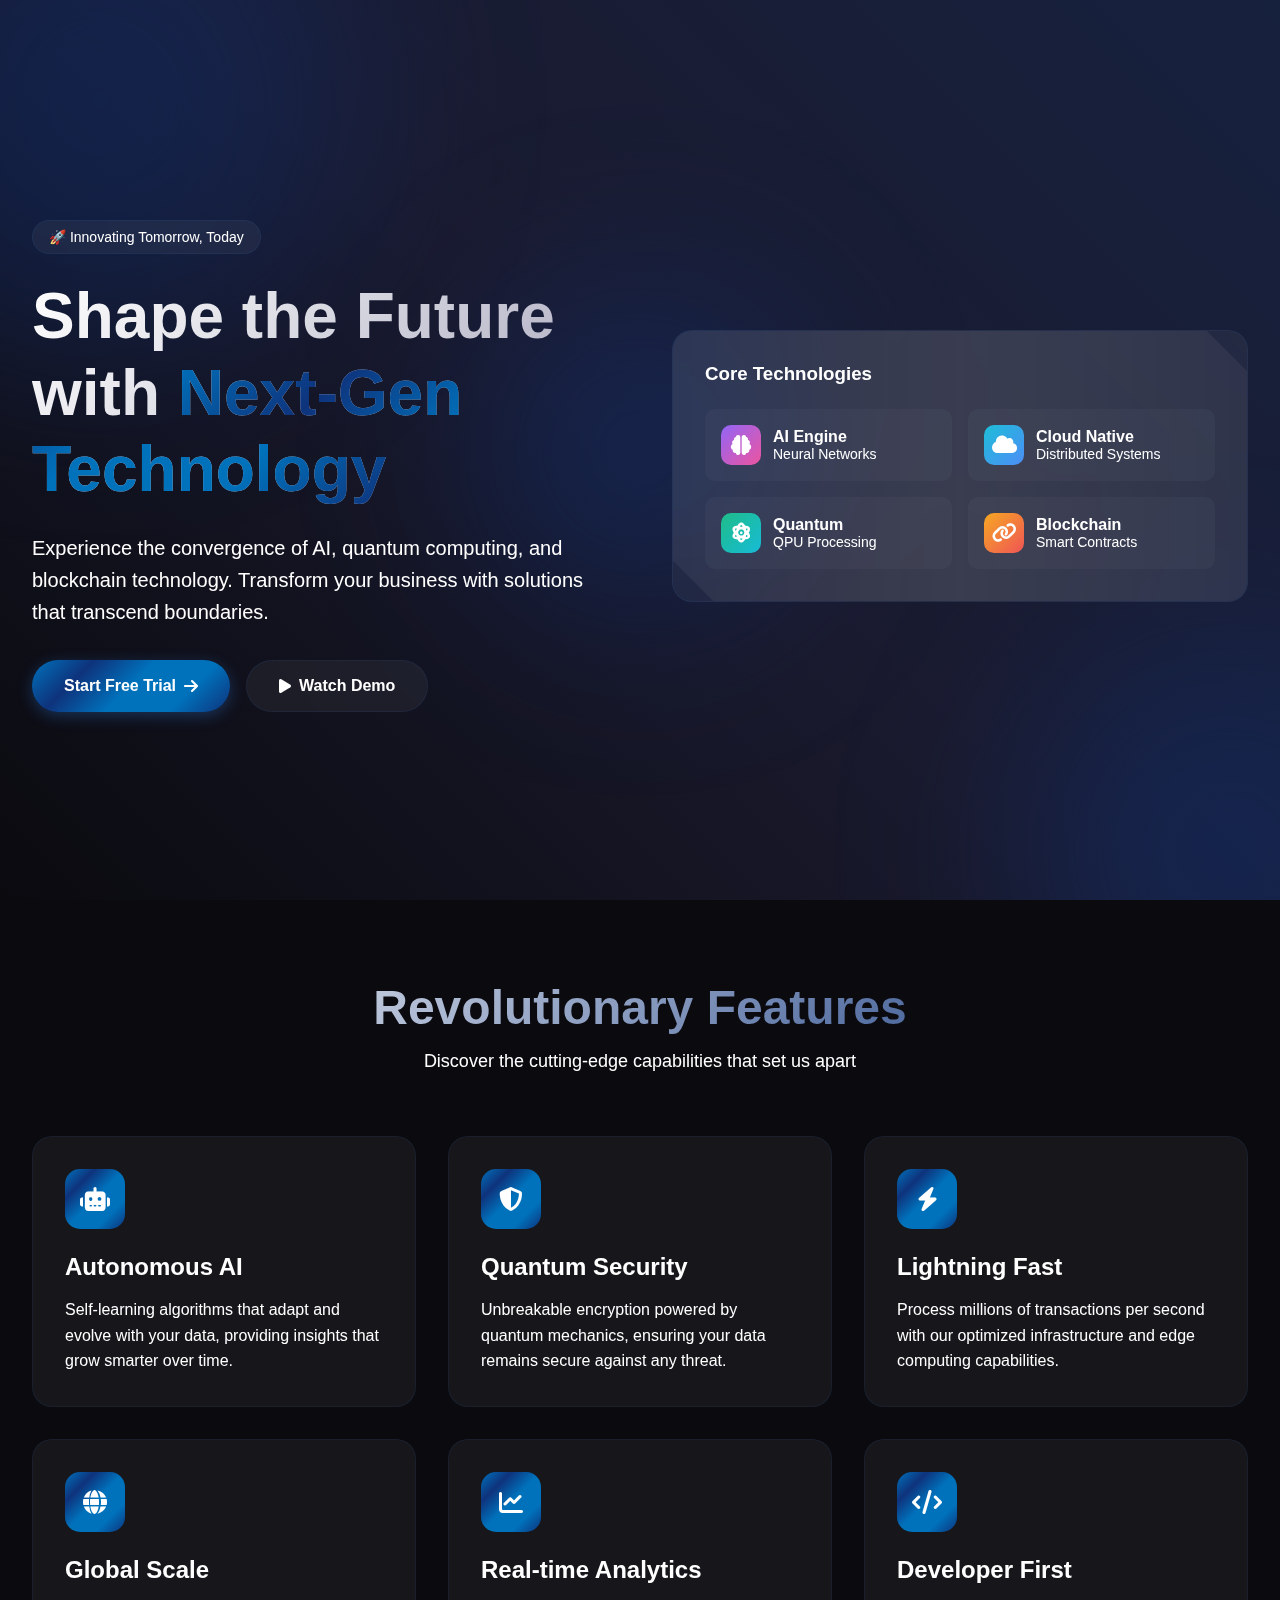
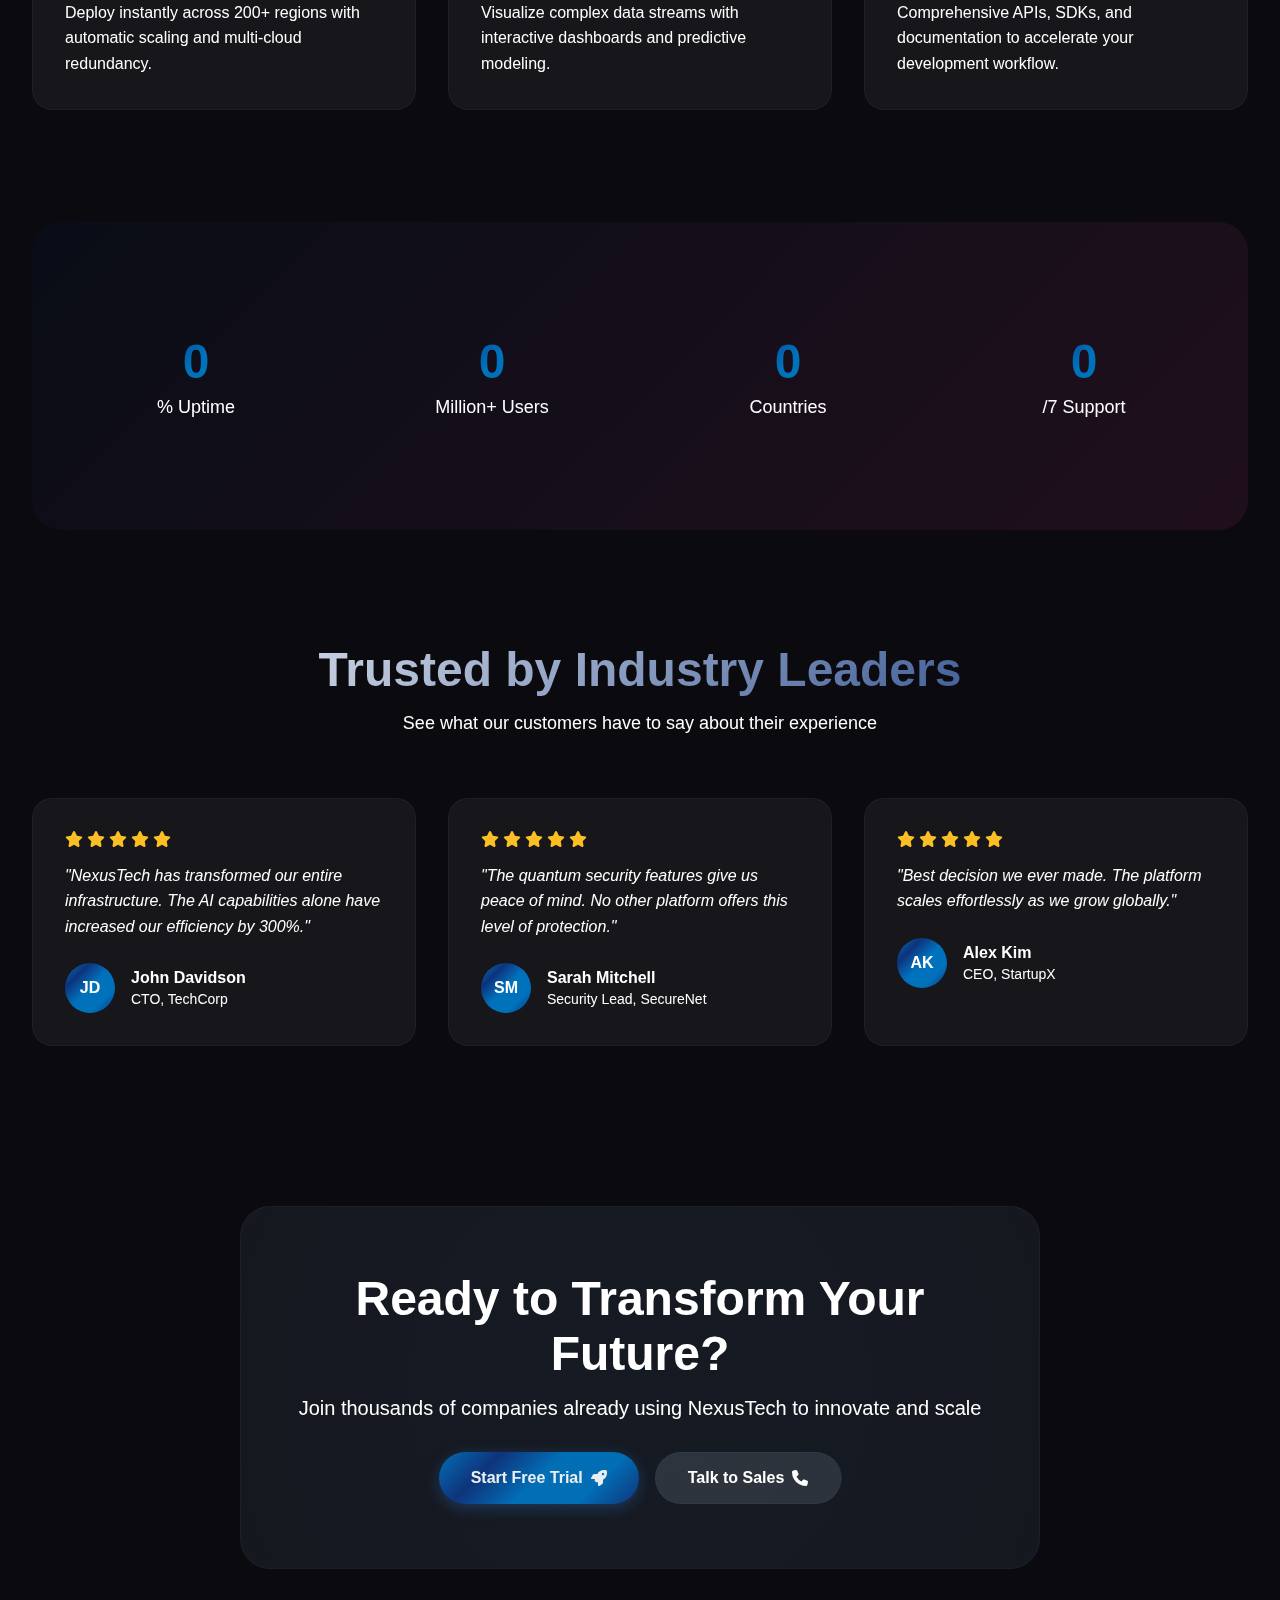
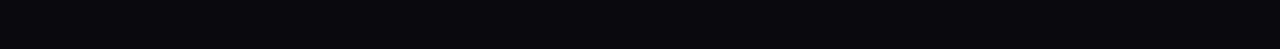
<file: Beta 3/index.html>
<!DOCTYPE html>
<html lang="en">

  <head>
    <meta charset="UTF-8">
    <title>-</title>
    

  </head>
    
  <body>
  <!DOCTYPE html>
<html lang="en">
<head>
    <meta charset="UTF-8">
    <meta name="viewport" content="width=device-width, initial-scale=1.0">
    <title>NexusTech - Future of Innovation</title>
    <link rel="stylesheet" href="https://cdnjs.cloudflare.com/ajax/libs/font-awesome/6.4.0/css/all.min.css">
    <style>
        * {
            margin: 0;
            padding: 0;
            box-sizing: border-box;
        }

        :root {
            --primary-gradient: linear-gradient(135deg, #0072bc 0%, #0e337c 25%, #0072bc 50%, #0072bc 75%, #0e337c 100%);
            --dark-bg: #0a0a0f;
            --glass-bg: rgba(255, 255, 255, 0.05);
            --glass-border: rgba(62, 130, 209, 0.1);
            --text-primary: #ffffff;
            --text-secondary: #ffffff;
            --accent-purple: #0e337c;
            --accent-pink: #0e337c;
            --accent-cyan: #0e337c;
        }

        body {
            font-family: -apple-system, BlinkMacSystemFont, 'Segoe UI', Roboto, 'Helvetica Neue', Arial, sans-serif;
            background: var(--dark-bg);
            color: var(--text-primary);
            overflow-x: hidden;
            position: relative;
        }

        /* Animated Background */
        .bg-animation {
            position: fixed;
            width: 100%;
            height: 100%;
            top: 0;
            left: 0;
            z-index: -1;
            background: linear-gradient(45deg, #0a0a0f, #1a1a2e, #16213e);
            overflow: hidden;
        }

        .floating-orb {
            position: absolute;
            border-radius: 50%;
            filter: blur(80px);
            opacity: 0.5;
            animation: float 20s infinite ease-in-out;
        }

        .orb1 {
            width: 600px;
            height: 600px;
            background: radial-gradient(circle, #0e337c, transparent);
            top: -200px;
            left: -200px;
            animation-duration: 25s;
        }

        .orb2 {
            width: 500px;
            height: 500px;
            background: radial-gradient(circle, #0e337c, transparent);
            bottom: -200px;
            right: -200px;
            animation-duration: 30s;
            animation-delay: 5s;
        }

        .orb3 {
            width: 400px;
            height: 400px;
            background: radial-gradient(circle, #0e337c, transparent);
            top: 50%;
            left: 50%;
            transform: translate(-50%, -50%);
            animation-duration: 35s;
            animation-delay: 10s;
        }

        @keyframes float {
            0%, 100% { transform: translate(0, 0) scale(1); }
            25% { transform: translate(100px, -100px) scale(1.1); }
            50% { transform: translate(-100px, 100px) scale(0.9); }
            75% { transform: translate(50px, 50px) scale(1.05); }
        }

        /* Navigation */
        nav {
            position: fixed;
            top: 0;
            width: 100%;
            padding: 1rem 2rem;
            background: var(--glass-bg);
            backdrop-filter: blur(20px);
            border-bottom: 1px solid var(--glass-border);
            z-index: 1000;
            transition: all 0.3s ease;
        }

        nav.scrolled {
            padding: 0.75rem 2rem;
            background: rgba(10, 10, 15, 0.95);
        }

        .nav-container {
            max-width: 1400px;
            margin: 0 auto;
            display: flex;
            justify-content: space-between;
            align-items: center;
        }

        .logo {
            font-size: 1.8rem;
            font-weight: bold;
            background: var(--primary-gradient);
            -webkit-background-clip: text;
            -webkit-text-fill-color: transparent;
            background-clip: text;
            display: flex;
            align-items: center;
            gap: 0.5rem;
        }

        .nav-links {
            display: flex;
            gap: 2rem;
            list-style: none;
        }

        .nav-links a {
            color: var(--text-secondary);
            text-decoration: none;
            transition: all 0.3s ease;
            position: relative;
            padding: 0.5rem 0;
        }

        .nav-links a:hover {
            color: var(--text-primary);
        }

        .nav-links a::after {
            content: '';
            position: absolute;
            bottom: 0;
            left: 0;
            width: 0;
            height: 2px;
            background: var(--primary-gradient);
            transition: width 0.3s ease;
        }

        .nav-links a:hover::after {
            width: 100%;
        }

        .nav-cta {
            background: var(--primary-gradient);
            padding: 0.75rem 1.5rem;
            border-radius: 50px;
            text-decoration: none;
            color: white;
            font-weight: 600;
            transition: all 0.3s ease;
            box-shadow: 0 4px 15px rgba(47, 119, 253, 0.3);
        }

        .nav-cta:hover {
            transform: translateY(-2px);
            box-shadow: 0 6px 25px rgba(11, 125, 255, 0.5);
        }

        .mobile-menu-toggle {
            display: none;
            flex-direction: column;
            gap: 4px;
            cursor: pointer;
        }

        .mobile-menu-toggle span {
            width: 25px;
            height: 2px;
            background: var(--text-primary);
            transition: all 0.3s ease;
        }

        /* Hero Section */
        .hero {
            min-height: 100vh;
            display: flex;
            align-items: center;
            justify-content: center;
            padding: 6rem 2rem 4rem;
            position: relative;
        }

        .hero-content {
            max-width: 1400px;
            width: 100%;
            display: grid;
            grid-template-columns: 1fr 1fr;
            gap: 4rem;
            align-items: center;
        }

        .hero-text {
            animation: slideInLeft 1s ease;
        }

        @keyframes slideInLeft {
            from {
                opacity: 0;
                transform: translateX(-50px);
            }
            to {
                opacity: 1;
                transform: translateX(0);
            }
        }

        .hero-badge {
            display: inline-block;
            padding: 0.5rem 1rem;
            background: var(--glass-bg);
            backdrop-filter: blur(10px);
            border: 1px solid var(--glass-border);
            border-radius: 50px;
            font-size: 0.875rem;
            margin-bottom: 1.5rem;
            animation: pulse 2s infinite;
        }

        @keyframes pulse {
            0%, 100% { transform: scale(1); }
            50% { transform: scale(1.05); }
        }

        .hero h1 {
            font-size: clamp(2.5rem, 5vw, 4rem);
            line-height: 1.2;
            margin-bottom: 1.5rem;
            background: linear-gradient(135deg, #fff 0%, #a0a0b8 100%);
            -webkit-background-clip: text;
            -webkit-text-fill-color: transparent;
            background-clip: text;
        }

        .gradient-text {
            background: var(--primary-gradient);
            -webkit-background-clip: text;
            -webkit-text-fill-color: transparent;
            background-clip: text;
        }

        .hero p {
            font-size: 1.25rem;
            color: var(--text-secondary);
            margin-bottom: 2rem;
            line-height: 1.6;
        }

        .hero-buttons {
            display: flex;
            gap: 1rem;
            flex-wrap: wrap;
        }

        .btn-primary {
            background: var(--primary-gradient);
            padding: 1rem 2rem;
            border-radius: 50px;
            text-decoration: none;
            color: white;
            font-weight: 600;
            transition: all 0.3s ease;
            display: inline-flex;
            align-items: center;
            gap: 0.5rem;
            box-shadow: 0 4px 15px rgba(51, 131, 235, 0.3);
        }

        .btn-primary:hover {
            transform: translateY(-3px);
            box-shadow: 0 8px 30px rgba(65, 82, 231, 0.5);
        }

        .btn-secondary {
            background: var(--glass-bg);
            backdrop-filter: blur(10px);
            border: 1px solid var(--glass-border);
            padding: 1rem 2rem;
            border-radius: 50px;
            text-decoration: none;
            color: var(--text-primary);
            font-weight: 600;
            transition: all 0.3s ease;
            display: inline-flex;
            align-items: center;
            gap: 0.5rem;
        }

        .btn-secondary:hover {
            background: rgba(255, 255, 255, 0.1);
            transform: translateY(-3px);
        }

        .hero-visual {
            position: relative;
            animation: slideInRight 1s ease;
        }

        @keyframes slideInRight {
            from {
                opacity: 0;
                transform: translateX(50px);
            }
            to {
                opacity: 1;
                transform: translateX(0);
            }
        }

        .glass-card {
            background: var(--glass-bg);
            backdrop-filter: blur(20px);
            border: 1px solid var(--glass-border);
            border-radius: 20px;
            padding: 2rem;
            position: relative;
            overflow: hidden;
        }

        .glass-card::before {
            content: '';
            position: absolute;
            top: -50%;
            left: -50%;
            width: 200%;
            height: 200%;
            background: linear-gradient(45deg, transparent, rgba(255, 255, 255, 0.1), transparent);
            transform: rotate(45deg);
            animation: shimmer 3s infinite;
        }

        @keyframes shimmer {
            0% { transform: translateX(-100%) translateY(-100%) rotate(45deg); }
            100% { transform: translateX(100%) translateY(100%) rotate(45deg); }
        }

        .tech-grid {
            display: grid;
            grid-template-columns: repeat(2, 1fr);
            gap: 1rem;
            margin-top: 1.5rem;
        }

        .tech-item {
            background: rgba(255, 255, 255, 0.03);
            padding: 1rem;
            border-radius: 10px;
            display: flex;
            align-items: center;
            gap: 0.75rem;
            transition: all 0.3s ease;
        }

        .tech-item:hover {
            background: rgba(255, 255, 255, 0.08);
            transform: translateY(-2px);
        }

        .tech-icon {
            width: 40px;
            height: 40px;
            border-radius: 10px;
            display: flex;
            align-items: center;
            justify-content: center;
            font-size: 1.25rem;
        }

        .icon-ai { background: linear-gradient(135deg, #8b5cf6, #ec4899); }
        .icon-cloud { background: linear-gradient(135deg, #06b6d4, #3b82f6); }
        .icon-quantum { background: linear-gradient(135deg, #10b981, #06b6d4); }
        .icon-blockchain { background: linear-gradient(135deg, #f59e0b, #ef4444); }

        /* Features Section */
        .features {
            padding: 5rem 2rem;
            position: relative;
        }

        .container {
            max-width: 1400px;
            margin: 0 auto;
        }

        .section-header {
            text-align: center;
            margin-bottom: 4rem;
        }

        .section-header h2 {
            font-size: clamp(2rem, 4vw, 3rem);
            margin-bottom: 1rem;
            background: linear-gradient(135deg, #fff 0%, #0e337c 100%);
            -webkit-background-clip: text;
            -webkit-text-fill-color: transparent;
            background-clip: text;
        }

        .section-header p {
            font-size: 1.125rem;
            color: var(--text-secondary);
            max-width: 600px;
            margin: 0 auto;
        }

        .features-grid {
            display: grid;
            grid-template-columns: repeat(auto-fit, minmax(350px, 1fr));
            gap: 2rem;
        }

        .feature-card {
            background: var(--glass-bg);
            backdrop-filter: blur(20px);
            border: 1px solid var(--glass-border);
            border-radius: 20px;
            padding: 2rem;
            transition: all 0.3s ease;
            position: relative;
            overflow: hidden;
        }

        .feature-card::before {
            content: '';
            position: absolute;
            top: 0;
            left: 0;
            right: 0;
            height: 2px;
            background: var(--primary-gradient);
            transform: scaleX(0);
            transition: transform 0.3s ease;
        }

        .feature-card:hover::before {
            transform: scaleX(1);
        }

        .feature-card:hover {
            transform: translateY(-5px);
            border-color: rgba(50, 124, 235, 0.3);
            box-shadow: 0 10px 40px rgba(33, 26, 129, 0.2);
        }

        .feature-icon {
            width: 60px;
            height: 60px;
            border-radius: 15px;
            display: flex;
            align-items: center;
            justify-content: center;
            font-size: 1.5rem;
            margin-bottom: 1.5rem;
            background: var(--primary-gradient);
        }

        .feature-card h3 {
            font-size: 1.5rem;
            margin-bottom: 1rem;
        }

        .feature-card p {
            color: var(--text-secondary);
            line-height: 1.6;
        }

        /* Stats Section */
        .stats {
            padding: 5rem 2rem;
            background: linear-gradient(135deg, rgba(15, 48, 97, 0.1), rgba(236, 72, 153, 0.1));
            border-radius: 30px;
            margin: 2rem;
        }

        .stats-grid {
            display: grid;
            grid-template-columns: repeat(auto-fit, minmax(250px, 1fr));
            gap: 2rem;
        }

        .stat-card {
            text-align: center;
            padding: 2rem;
        }

        .stat-number {
            font-size: 3rem;
            font-weight: bold;
            background: var(--primary-gradient);
            -webkit-background-clip: text;
            -webkit-text-fill-color: transparent;
            background-clip: text;
            margin-bottom: 0.5rem;
        }

        .stat-label {
            color: var(--text-secondary);
            font-size: 1.125rem;
        }

        /* Testimonials */
        .testimonials {
            padding: 5rem 2rem;
        }

        .testimonials-grid {
            display: grid;
            grid-template-columns: repeat(auto-fit, minmax(350px, 1fr));
            gap: 2rem;
        }

        .testimonial-card {
            background: var(--glass-bg);
            backdrop-filter: blur(20px);
            border: 1px solid var(--glass-border);
            border-radius: 20px;
            padding: 2rem;
            transition: all 0.3s ease;
        }

        .testimonial-card:hover {
            transform: translateY(-5px);
            box-shadow: 0 10px 40px rgba(59, 139, 243, 0.2);
        }

        .testimonial-content {
            font-style: italic;
            color: var(--text-secondary);
            margin-bottom: 1.5rem;
            line-height: 1.6;
        }

        .testimonial-author {
            display: flex;
            align-items: center;
            gap: 1rem;
        }

        .author-avatar {
            width: 50px;
            height: 50px;
            border-radius: 50%;
            background: var(--primary-gradient);
            display: flex;
            align-items: center;
            justify-content: center;
            font-weight: bold;
            color: white;
        }

        .author-info h4 {
            margin-bottom: 0.25rem;
        }

        .author-info p {
            color: var(--text-secondary);
            font-size: 0.875rem;
        }

        .rating {
            display: flex;
            gap: 0.25rem;
            margin-bottom: 1rem;
        }

        .rating i {
            color: #fbbf24;
        }

        /* CTA Section */
        .cta {
            padding: 5rem 2rem;
            text-align: center;
        }

        .cta-content {
            max-width: 800px;
            margin: 0 auto;
            background: var(--glass-bg);
            backdrop-filter: blur(20px);
            border: 1px solid var(--glass-border);
            border-radius: 30px;
            padding: 4rem 2rem;
            position: relative;
            overflow: hidden;
        }

        .cta-content::before {
            content: '';
            position: absolute;
            top: -50%;
            left: -50%;
            width: 200%;
            height: 200%;
            background: radial-gradient(circle, rgba(20, 67, 110, 0.1), transparent);
            animation: rotate 20s linear infinite;
        }

        @keyframes rotate {
            from { transform: rotate(0deg); }
            to { transform: rotate(360deg); }
        }

        .cta h2 {
            font-size: clamp(2rem, 4vw, 3rem);
            margin-bottom: 1rem;
            position: relative;
            z-index: 1;
        }

        .cta p {
            font-size: 1.25rem;
            color: var(--text-secondary);
            margin-bottom: 2rem;
            position: relative;
            z-index: 1;
        }

        /* Footer */
        footer {
            padding: 3rem 2rem 2rem;
            background: rgba(0, 0, 0, 0.5);
            border-top: 1px solid var(--glass-border);
        }

        .footer-content {
            max-width: 1400px;
            margin: 0 auto;
            display: grid;
            grid-template-columns: repeat(auto-fit, minmax(250px, 1fr));
            gap: 2rem;
            margin-bottom: 2rem;
        }

        .footer-section h3 {
            margin-bottom: 1rem;
            color: var(--text-primary);
        }

        .footer-section ul {
            list-style: none;
        }

        .footer-section ul li {
            margin-bottom: 0.5rem;
        }

        .footer-section a {
            color: var(--text-secondary);
            text-decoration: none;
            transition: color 0.3s ease;
        }

        .footer-section a:hover {
            color: var(--accent-purple);
        }

        .social-links {
            display: flex;
            gap: 1rem;
            margin-top: 1rem;
        }

        .social-links a {
            width: 40px;
            height: 40px;
            border-radius: 50%;
            background: var(--glass-bg);
            border: 1px solid var(--glass-border);
            display: flex;
            align-items: center;
            justify-content: center;
            transition: all 0.3s ease;
        }

        .social-links a:hover {
            background: var(--accent-purple);
            transform: translateY(-3px);
        }

        .footer-bottom {
            text-align: center;
            padding-top: 2rem;
            border-top: 1px solid var(--glass-border);
            color: var(--text-secondary);
        }

        /* Responsive Design */
        @media (max-width: 768px) {
            .nav-links {
                display: none;
            }

            .mobile-menu-toggle {
                display: flex;
            }

            .hero-content {
                grid-template-columns: 1fr;
                text-align: center;
            }

            .hero-visual {
                margin-top: 2rem;
            }

            .tech-grid {
                grid-template-columns: 1fr;
            }

            .features-grid {
                grid-template-columns: 1fr;
            }

            .testimonials-grid {
                grid-template-columns: 1fr;
            }

            .stats-grid {
                grid-template-columns: repeat(2, 1fr);
            }

            .footer-content {
                grid-template-columns: 1fr;
                text-align: center;
            }

            .social-links {
                justify-content: center;
            }
        }


        /* Scroll Progress Bar */
        .scroll-progress {
            position: fixed;
            top: 0;
            left: 0;
            height: 3px;
            background: var(--primary-gradient);
            z-index: 10000;
            transition: width 0.1s ease;
        }

        /* Notification Toast */
        .toast {
            position: fixed;
            bottom: 2rem;
            right: 2rem;
            background: var(--glass-bg);
            backdrop-filter: blur(20px);
            border: 1px solid var(--glass-border);
            border-radius: 10px;
            padding: 1rem 1.5rem;
            display: flex;
            align-items: center;
            gap: 1rem;
            transform: translateX(400px);
            transition: transform 0.3s ease;
            z-index: 1000;
        }

        .toast.show {
            transform: translateX(0);
        }

        .toast-icon {
            width: 30px;
            height: 30px;
            border-radius: 50%;
            background: var(--primary-gradient);
            display: flex;
            align-items: center;
            justify-content: center;
            color: white;
        }
    </style>
</head>
<body>


    <!-- Scroll Progress Bar -->
    <div class="scroll-progress" id="scrollProgress"></div>

    <!-- Animated Background -->
    <div class="bg-animation">
        <div class="floating-orb orb1"></div>
        <div class="floating-orb orb2"></div>
        <div class="floating-orb orb3"></div>
    </div>

    <!-- Hero Section -->
    <section class="hero" id="home">
        <div class="hero-content">
            <div class="hero-text">
                <span class="hero-badge">🚀 Innovating Tomorrow, Today</span>
                <h1>Shape the Future with <span class="gradient-text">Next-Gen Technology</span></h1>
                <p>Experience the convergence of AI, quantum computing, and blockchain technology. Transform your business with solutions that transcend boundaries.</p>
                <div class="hero-buttons">
                    <a href="#" class="btn-primary" onclick="showToast('Starting your journey!')">
                        Start Free Trial
                        <i class="fas fa-arrow-right"></i>
                    </a>
                    <a href="#" class="btn-secondary" onclick="showToast('Playing demo video')">
                        <i class="fas fa-play"></i>
                        Watch Demo
                    </a>
                </div>
            </div>
            <div class="hero-visual">
                <div class="glass-card">
                    <h3 style="margin-bottom: 1rem;">Core Technologies</h3>
                    <div class="tech-grid">
                        <div class="tech-item">
                            <div class="tech-icon icon-ai">
                                <i class="fas fa-brain"></i>
                            </div>
                            <div>
                                <div style="font-weight: 600;">AI Engine</div>
                                <div style="font-size: 0.875rem; color: var(--text-secondary);">Neural Networks</div>
                            </div>
                        </div>
                        <div class="tech-item">
                            <div class="tech-icon icon-cloud">
                                <i class="fas fa-cloud"></i>
                            </div>
                            <div>
                                <div style="font-weight: 600;">Cloud Native</div>
                                <div style="font-size: 0.875rem; color: var(--text-secondary);">Distributed Systems</div>
                            </div>
                        </div>
                        <div class="tech-item">
                            <div class="tech-icon icon-quantum">
                                <i class="fas fa-atom"></i>
                            </div>
                            <div>
                                <div style="font-weight: 600;">Quantum</div>
                                <div style="font-size: 0.875rem; color: var(--text-secondary);">QPU Processing</div>
                            </div>
                        </div>
                        <div class="tech-item">
                            <div class="tech-icon icon-blockchain">
                                <i class="fas fa-link"></i>
                            </div>
                            <div>
                                <div style="font-weight: 600;">Blockchain</div>
                                <div style="font-size: 0.875rem; color: var(--text-secondary);">Smart Contracts</div>
                            </div>
                        </div>
                    </div>
                </div>
            </div>
        </div>
    </section>

    <!-- Features Section -->
    <section class="features" id="features">
        <div class="container">
            <div class="section-header">
                <h2>Revolutionary Features</h2>
                <p>Discover the cutting-edge capabilities that set us apart</p>
            </div>
            <div class="features-grid">
                <div class="feature-card">
                    <div class="feature-icon">
                        <i class="fas fa-robot"></i>
                    </div>
                    <h3>Autonomous AI</h3>
                    <p>Self-learning algorithms that adapt and evolve with your data, providing insights that grow smarter over time.</p>
                </div>
                <div class="feature-card">
                    <div class="feature-icon">
                        <i class="fas fa-shield-alt"></i>
                    </div>
                    <h3>Quantum Security</h3>
                    <p>Unbreakable encryption powered by quantum mechanics, ensuring your data remains secure against any threat.</p>
                </div>
                <div class="feature-card">
                    <div class="feature-icon">
                        <i class="fas fa-bolt"></i>
                    </div>
                    <h3>Lightning Fast</h3>
                    <p>Process millions of transactions per second with our optimized infrastructure and edge computing capabilities.</p>
                </div>
                <div class="feature-card">
                    <div class="feature-icon">
                        <i class="fas fa-globe"></i>
                    </div>
                    <h3>Global Scale</h3>
                    <p>Deploy instantly across 200+ regions with automatic scaling and multi-cloud redundancy.</p>
                </div>
                <div class="feature-card">
                    <div class="feature-icon">
                        <i class="fas fa-chart-line"></i>
                    </div>
                    <h3>Real-time Analytics</h3>
                    <p>Visualize complex data streams with interactive dashboards and predictive modeling.</p>
                </div>
                <div class="feature-card">
                    <div class="feature-icon">
                        <i class="fas fa-code"></i>
                    </div>
                    <h3>Developer First</h3>
                    <p>Comprehensive APIs, SDKs, and documentation to accelerate your development workflow.</p>
                </div>
            </div>
        </div>
    </section>

    <!-- Stats Section -->
    <section class="stats">
        <div class="container">
            <div class="stats-grid">
                <div class="stat-card">
                    <div class="stat-number" data-target="99.9">0</div>
                    <div class="stat-label">% Uptime</div>
                </div>
                <div class="stat-card">
                    <div class="stat-number" data-target="10">0</div>
                    <div class="stat-label">Million+ Users</div>
                </div>
                <div class="stat-card">
                    <div class="stat-number" data-target="150">0</div>
                    <div class="stat-label">Countries</div>
                </div>
                <div class="stat-card">
                    <div class="stat-number" data-target="24">0</div>
                    <div class="stat-label">/7 Support</div>
                </div>
            </div>
        </div>
    </section>

    <!-- Testimonials Section -->
    <section class="testimonials">
        <div class="container">
            <div class="section-header">
                <h2>Trusted by Industry Leaders</h2>
                <p>See what our customers have to say about their experience</p>
            </div>
            <div class="testimonials-grid">
                <div class="testimonial-card">
                    <div class="rating">
                        <i class="fas fa-star"></i>
                        <i class="fas fa-star"></i>
                        <i class="fas fa-star"></i>
                        <i class="fas fa-star"></i>
                        <i class="fas fa-star"></i>
                    </div>
                    <p class="testimonial-content">"NexusTech has transformed our entire infrastructure. The AI capabilities alone have increased our efficiency by 300%."</p>
                    <div class="testimonial-author">
                        <div class="author-avatar">JD</div>
                        <div class="author-info">
                            <h4>John Davidson</h4>
                            <p>CTO, TechCorp</p>
                        </div>
                    </div>
                </div>
                <div class="testimonial-card">
                    <div class="rating">
                        <i class="fas fa-star"></i>
                        <i class="fas fa-star"></i>
                        <i class="fas fa-star"></i>
                        <i class="fas fa-star"></i>
                        <i class="fas fa-star"></i>
                    </div>
                    <p class="testimonial-content">"The quantum security features give us peace of mind. No other platform offers this level of protection."</p>
                    <div class="testimonial-author">
                        <div class="author-avatar">SM</div>
                        <div class="author-info">
                            <h4>Sarah Mitchell</h4>
                            <p>Security Lead, SecureNet</p>
                        </div>
                    </div>
                </div>
                <div class="testimonial-card">
                    <div class="rating">
                        <i class="fas fa-star"></i>
                        <i class="fas fa-star"></i>
                        <i class="fas fa-star"></i>
                        <i class="fas fa-star"></i>
                        <i class="fas fa-star"></i>
                    </div>
                    <p class="testimonial-content">"Best decision we ever made. The platform scales effortlessly as we grow globally."</p>
                    <div class="testimonial-author">
                        <div class="author-avatar">AK</div>
                        <div class="author-info">
                            <h4>Alex Kim</h4>
                            <p>CEO, StartupX</p>
                        </div>
                    </div>
                </div>
            </div>
        </div>
    </section>

    <!-- CTA Section -->
    <section class="cta">
        <div class="cta-content">
            <h2>Ready to Transform Your Future?</h2>
            <p>Join thousands of companies already using NexusTech to innovate and scale</p>
            <div class="hero-buttons" style="justify-content: center;">
                <a href="#" class="btn-primary" onclick="showToast('Starting your free trial!')">
                    Start Free Trial
                    <i class="fas fa-rocket"></i>
                </a>
                <a href="#" class="btn-secondary" onclick="showToast('Contacting sales team')">
                    Talk to Sales
                    <i class="fas fa-phone"></i>
                </a>
            </div>
        </div>
    </section>



    <!-- Toast Notification -->
    <div class="toast" id="toast">
        <div class="toast-icon">
            <i class="fas fa-check"></i>
        </div>
        <div class="toast-message" id="toastMessage">Action completed!</div>
    </div>

    <script>

        // Smooth scrolling for navigation links
        document.querySelectorAll('a[href^="#"]').forEach(anchor => {
            anchor.addEventListener('click', function (e) {
                e.preventDefault();
                const target = document.querySelector(this.getAttribute('href'));
                if (target) {
                    target.scrollIntoView({
                        behavior: 'smooth',
                        block: 'start'
                    });
                }
            });
        });

        // Animated counter for stats
        const animateCounter = (element) => {
            const target = parseFloat(element.getAttribute('data-target'));
            const duration = 2000;
            const increment = target / (duration / 16);
            let current = 0;

            const updateCounter = () => {
                current += increment;
                if (current < target) {
                    element.textContent = current.toFixed(1);
                    requestAnimationFrame(updateCounter);
                } else {
                    element.textContent = target % 1 === 0 ? target : target.toFixed(1);
                }
            };

            updateCounter();
        };

        // Intersection Observer for stats animation
        const observerOptions = {
            threshold: 0.5,
            rootMargin: '0px'
        };

        const statsObserver = new IntersectionObserver((entries) => {
            entries.forEach(entry => {
                if (entry.isIntersecting) {
                    const statNumbers = entry.target.querySelectorAll('.stat-number');
                    statNumbers.forEach(stat => {
                        if (stat.textContent === '0') {
                            animateCounter(stat);
                        }
                    });
                }
            });
        }, observerOptions);

        const statsSection = document.querySelector('.stats');
        if (statsSection) {
            statsObserver.observe(statsSection);
        }

        // Toast notification
        function showToast(message) {
            const toast = document.getElementById('toast');
            const toastMessage = document.getElementById('toastMessage');
            toastMessage.textContent = message;
            toast.classList.add('show');
            
            setTimeout(() => {
                toast.classList.remove('show');
            }, 3000);
        }

        // Mobile menu toggle
        function toggleMobileMenu() {
            const navLinks = document.querySelector('.nav-links');
            navLinks.style.display = navLinks.style.display === 'flex' ? 'none' : 'flex';
            navLinks.style.position = 'absolute';
            navLinks.style.top = '100%';
            navLinks.style.left = '0';
            navLinks.style.right = '0';
            navLinks.style.flexDirection = 'column';
            navLinks.style.background = 'rgba(10, 10, 15, 0.95)';
            navLinks.style.padding = '1rem';
            navLinks.style.borderTop = '1px solid var(--glass-border)';
        }

        // Parallax effect for hero section (fixed)
        window.addEventListener('scroll', () => {
            const scrolled = window.pageYOffset;
            const heroContent = document.querySelector('.hero-content');
            if (heroContent) {
                // Reduced parallax effect and opacity change for smoother experience
                heroContent.style.transform = `translateY(${scrolled * 0.2}px)`;
                heroContent.style.opacity = Math.max(0, 1 - scrolled / 1200);
            }
        });

        // Add hover effect to cards
        document.querySelectorAll('.feature-card, .testimonial-card').forEach(card => {
            card.addEventListener('mouseenter', function() {
                this.style.transform = 'translateY(-5px) scale(1.02)';
            });
            
            card.addEventListener('mouseleave', function() {
                this.style.transform = 'translateY(0) scale(1)';
            });
        });

        // Dynamic year in footer
        document.addEventListener('DOMContentLoaded', () => {
            const year = new Date().getFullYear();
            const footerYear = document.querySelector('.footer-bottom p');
            if (footerYear) {
                footerYear.innerHTML = footerYear.innerHTML.replace('2025', year);
            }
        });
    </script>
</body>
</html>
    
  </body>
  
</html>
</file>
